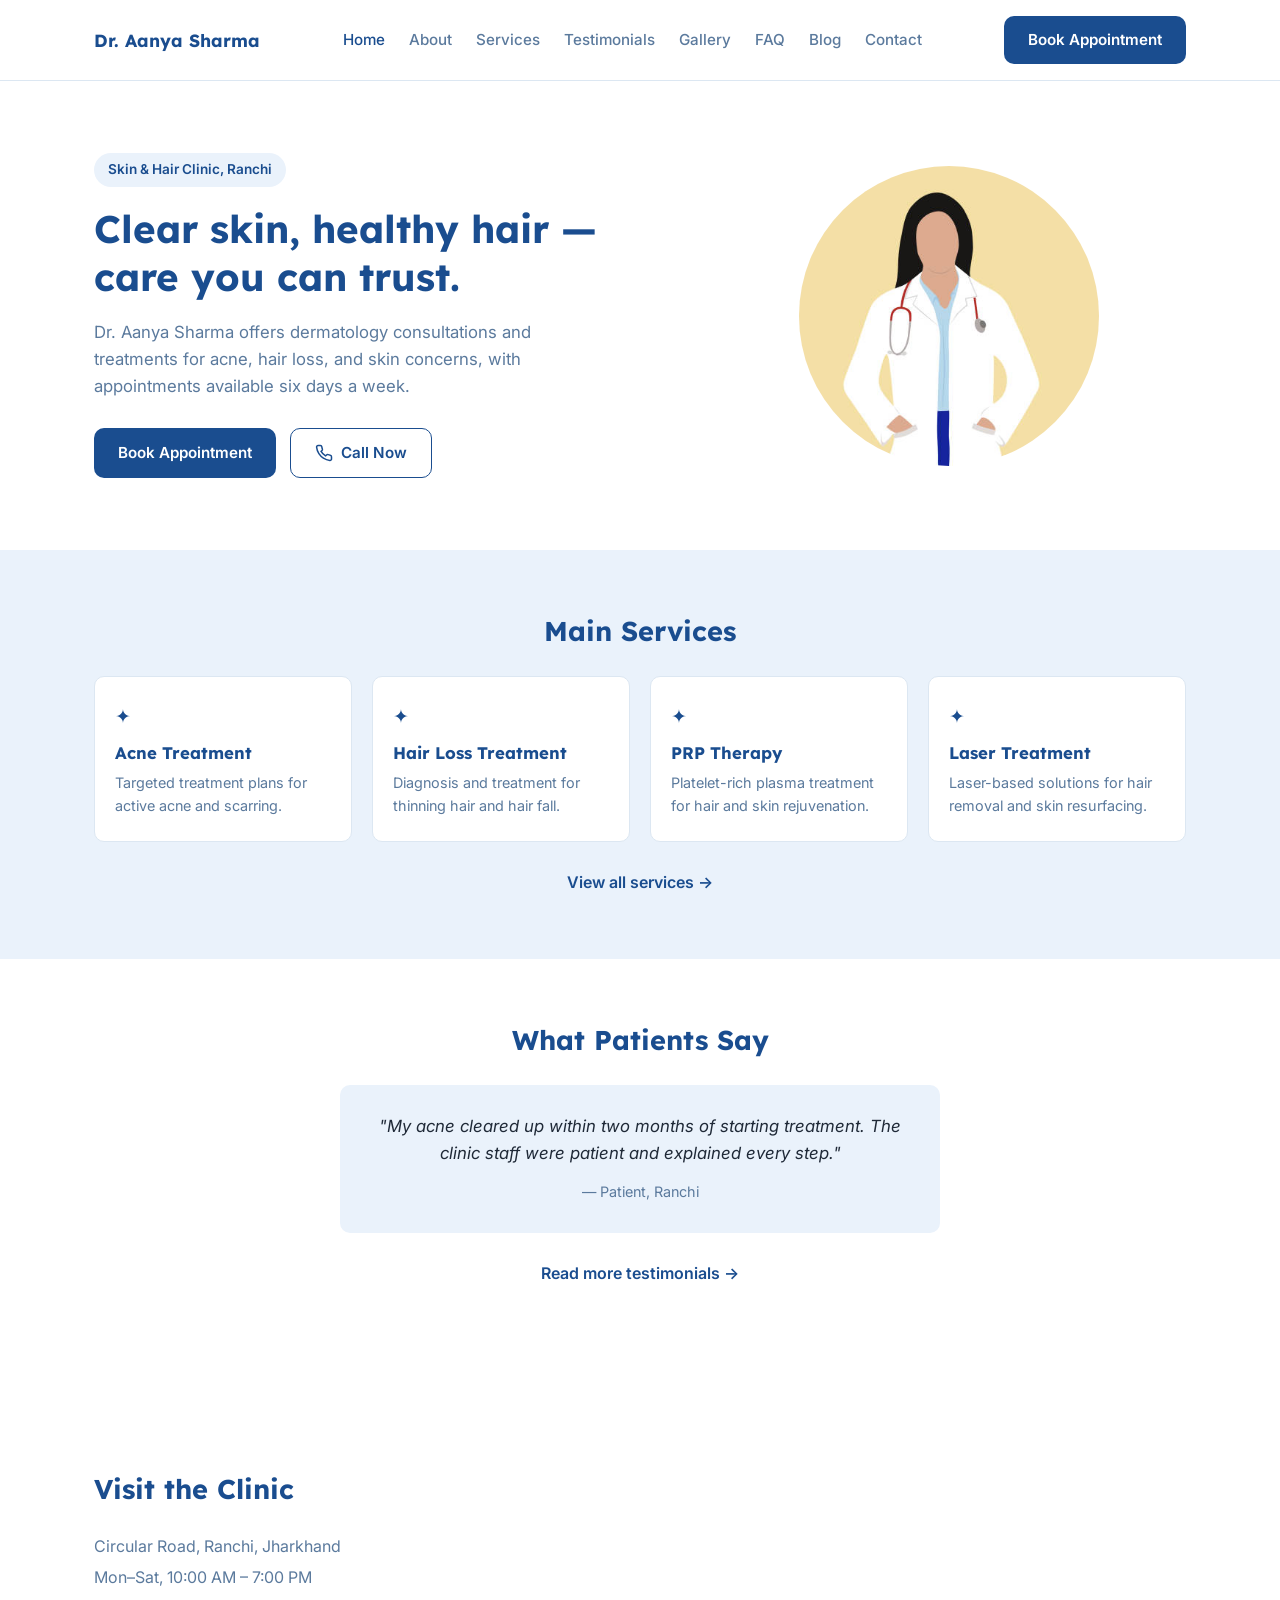
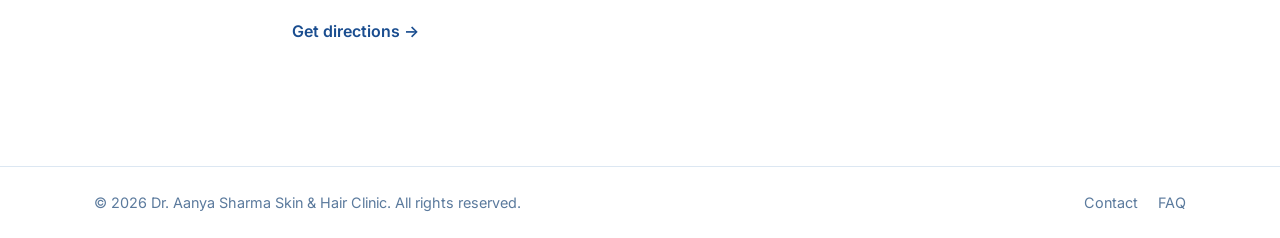
<file: index.html>
<!DOCTYPE html>
<html lang="en">
<head>
<meta charset="UTF-8">
<meta name="viewport" content="width=device-width, initial-scale=1.0">
<title>Dr. Aanya Sharma — Skin & Hair Clinic | Ranchi</title>
<link rel="preconnect" href="https://fonts.googleapis.com">
<link href="https://fonts.googleapis.com/css2?family=Lexend:wght@500;600;700&family=Inter:wght@400;500;600&display=swap" rel="stylesheet">
<link rel="stylesheet" href="style.css">
</head>
<body>

<header class="site-header">
  <div class="container header-inner">
    <a href="index.html" class="logo">Dr. Aanya Sharma</a>
    <button class="nav-toggle" aria-label="Toggle menu" aria-expanded="false">
      <span></span><span></span><span></span>
    </button>
    <nav class="nav">
      <a href="index.html" class="active">Home</a>
      <a href="about.html">About</a>
      <a href="services.html">Services</a>
      <a href="testimonials.html">Testimonials</a>
      <a href="gallery.html">Gallery</a>
      <a href="faq.html">FAQ</a>
      <a href="blog.html">Blog</a>
      <a href="contact.html">Contact</a>
      <a href="appointment.html" class="nav-mobile-book">Book Appointment</a>
    </nav>
    <a href="appointment.html" class="btn btn-primary nav-cta">Book Appointment</a>
  </div>
</header>

<section class="hero">
  <div class="container hero-inner">
    <div class="hero-text">
      <span class="eyebrow">Skin &amp; Hair Clinic, Ranchi</span>
      <h1>Clear skin, healthy hair —<br>care you can trust.</h1>
      <p class="hero-sub">Dr. Aanya Sharma offers dermatology consultations and treatments for acne, hair loss, and skin concerns, with appointments available six days a week.</p>
      <div class="hero-actions">
        <a href="appointment.html" class="btn btn-primary">Book Appointment</a>
        <a href="tel:+919999999999" class="btn btn-outline">
          <svg width="18" height="18" viewBox="0 0 24 24" fill="none" stroke="currentColor" stroke-width="2"><path d="M22 16.92v3a2 2 0 01-2.18 2 19.79 19.79 0 01-8.63-3.07 19.5 19.5 0 01-6-6 19.79 19.79 0 01-3.07-8.67A2 2 0 014.11 2h3a2 2 0 012 1.72c.127.96.361 1.903.7 2.81a2 2 0 01-.45 2.11L8.09 9.91a16 16 0 006 6l1.27-1.27a2 2 0 012.11-.45c.907.339 1.85.573 2.81.7A2 2 0 0122 16.92z"/></svg>
          Call Now
        </a>
      </div>
    </div>
    <div class="hero-visual">
      <img src="doctor-placeholder.jpg" alt="Dermatologist illustration" class="hero-photo">
    </div>
  </div>
</section>

<section class="services-preview">
  <div class="container">
    <h2>Main Services</h2>
    <div class="service-grid">
      <div class="service-card">
        <span class="service-icon">✦</span>
        <h3>Acne Treatment</h3>
        <p>Targeted treatment plans for active acne and scarring.</p>
      </div>
      <div class="service-card">
        <span class="service-icon">✦</span>
        <h3>Hair Loss Treatment</h3>
        <p>Diagnosis and treatment for thinning hair and hair fall.</p>
      </div>
      <div class="service-card">
        <span class="service-icon">✦</span>
        <h3>PRP Therapy</h3>
        <p>Platelet-rich plasma treatment for hair and skin rejuvenation.</p>
      </div>
      <div class="service-card">
        <span class="service-icon">✦</span>
        <h3>Laser Treatment</h3>
        <p>Laser-based solutions for hair removal and skin resurfacing.</p>
      </div>
    </div>
    <a href="services.html" class="link-arrow">View all services →</a>
  </div>
</section>

<section class="testimonials-preview">
  <div class="container">
    <h2>What Patients Say</h2>
    <div class="testimonial-card">
      <p>"My acne cleared up within two months of starting treatment. The clinic staff were patient and explained every step."</p>
      <span class="testimonial-author">— Patient, Ranchi</span>
    </div>
    <a href="testimonials.html" class="link-arrow">Read more testimonials →</a>
  </div>
</section>

<section class="location">
  <div class="container location-inner">
    <div>
      <h2>Visit the Clinic</h2>
      <p>Circular Road, Ranchi, Jharkhand</p>
      <p>Mon–Sat, 10:00 AM – 7:00 PM</p>
      <a href="contact.html" class="link-arrow">Get directions →</a>
    </div>
    <div class="map-embed">
      <iframe
        src="https://www.google.com/maps?q=Ranchi&output=embed"
        width="100%" height="280" style="border:0;" loading="lazy">
      </iframe>
    </div>
  </div>
</section>

<footer class="site-footer">
  <div class="container footer-inner">
    <p>&copy; 2026 Dr. Aanya Sharma Skin &amp; Hair Clinic. All rights reserved.</p>
    <div class="footer-links">
      <a href="contact.html">Contact</a>
      <a href="faq.html">FAQ</a>
    </div>
  </div>
</footer>

<script src="main.js"></script>
</body>
</html>
</file>
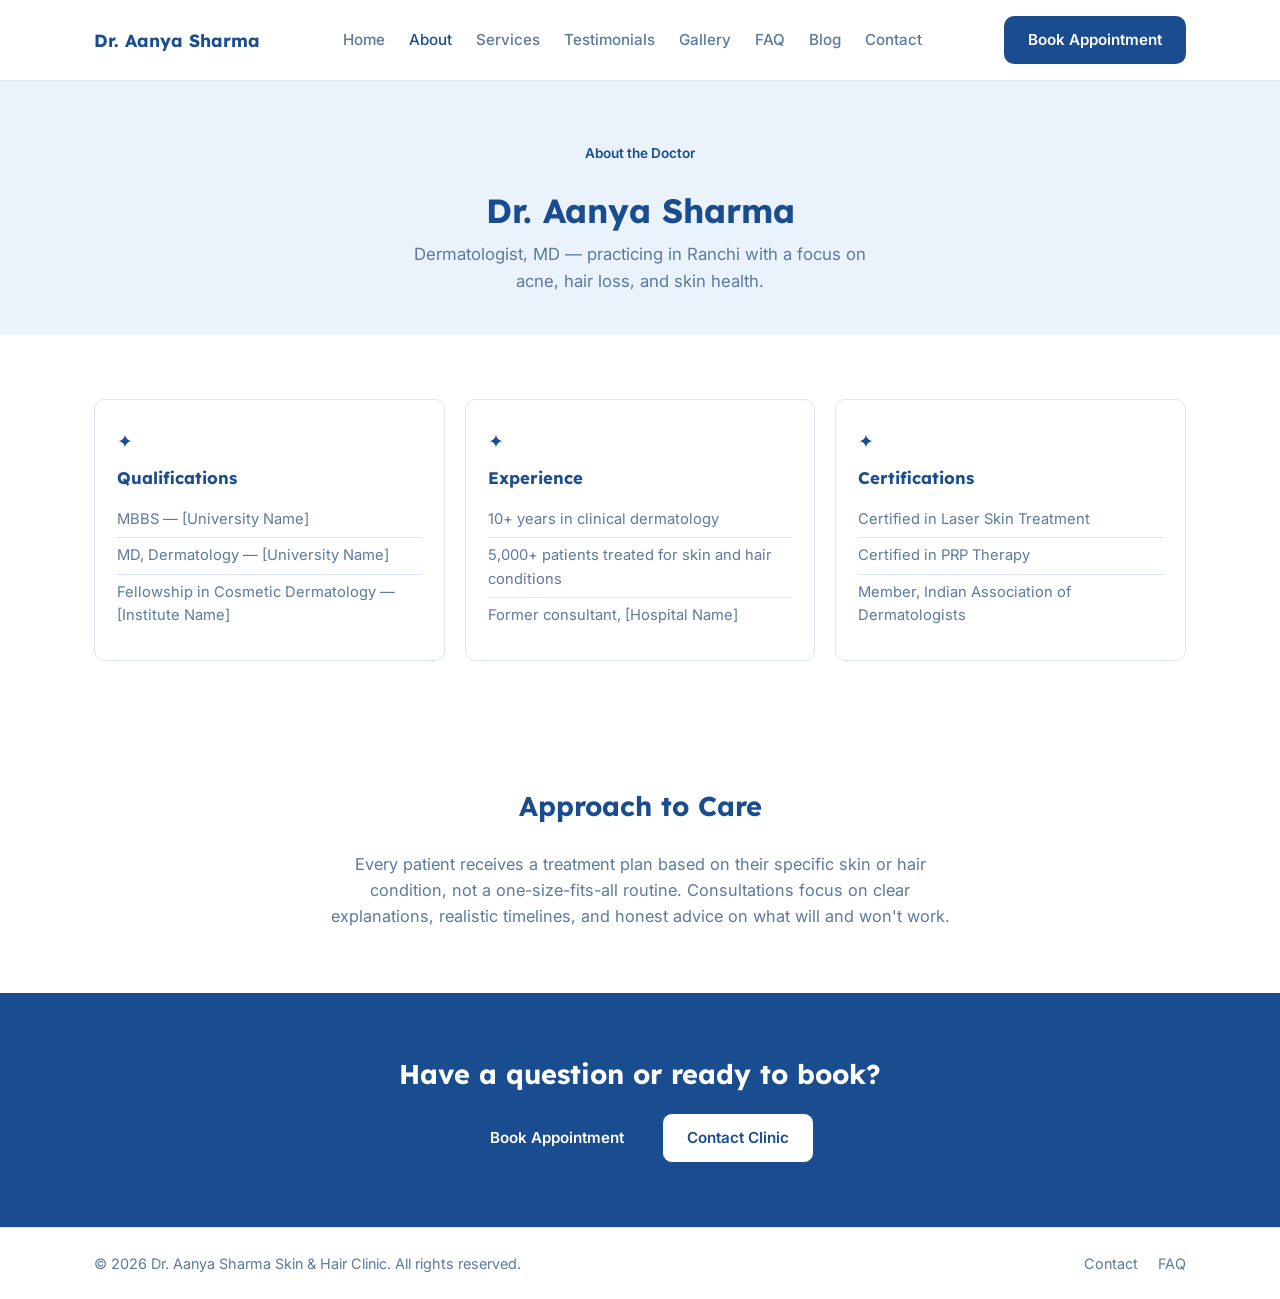
<file: about.html>
<!DOCTYPE html>
<html lang="en">
<head>
<meta charset="UTF-8">
<meta name="viewport" content="width=device-width, initial-scale=1.0">
<title>About Dr. Aanya Sharma | Skin & Hair Clinic, Ranchi</title>
<link rel="preconnect" href="https://fonts.googleapis.com">
<link href="https://fonts.googleapis.com/css2?family=Lexend:wght@500;600;700&family=Inter:wght@400;500;600&display=swap" rel="stylesheet">
<link rel="stylesheet" href="style.css">
</head>
<body>

<header class="site-header">
  <div class="container header-inner">
    <a href="index.html" class="logo">Dr. Aanya Sharma</a>
    <button class="nav-toggle" aria-label="Toggle menu" aria-expanded="false">
      <span></span><span></span><span></span>
    </button>
    <nav class="nav">
      <a href="index.html">Home</a>
      <a href="about.html" class="active">About</a>
      <a href="services.html">Services</a>
      <a href="testimonials.html">Testimonials</a>
      <a href="gallery.html">Gallery</a>
      <a href="faq.html">FAQ</a>
      <a href="blog.html">Blog</a>
      <a href="contact.html">Contact</a>
      <a href="appointment.html" class="nav-mobile-book">Book Appointment</a>
    </nav>
    <a href="appointment.html" class="btn btn-primary nav-cta">Book Appointment</a>
  </div>
</header>

<section class="page-hero">
  <div class="container">
    <span class="eyebrow">About the Doctor</span>
    <h1>Dr. Aanya Sharma</h1>
    <p class="hero-sub">Dermatologist, MD — practicing in Ranchi with a focus on acne, hair loss, and skin health.</p>
  </div>
</section>

<section class="about-grid">
  <div class="container about-grid-inner">

    <div class="about-card">
      <span class="service-icon">✦</span>
      <h3>Qualifications</h3>
      <ul class="plain-list">
        <li>MBBS — [University Name]</li>
        <li>MD, Dermatology — [University Name]</li>
        <li>Fellowship in Cosmetic Dermatology — [Institute Name]</li>
      </ul>
    </div>

    <div class="about-card">
      <span class="service-icon">✦</span>
      <h3>Experience</h3>
      <ul class="plain-list">
        <li>10+ years in clinical dermatology</li>
        <li>5,000+ patients treated for skin and hair conditions</li>
        <li>Former consultant, [Hospital Name]</li>
      </ul>
    </div>

    <div class="about-card">
      <span class="service-icon">✦</span>
      <h3>Certifications</h3>
      <ul class="plain-list">
        <li>Certified in Laser Skin Treatment</li>
        <li>Certified in PRP Therapy</li>
        <li>Member, Indian Association of Dermatologists</li>
      </ul>
    </div>

  </div>
</section>

<section class="about-statement">
  <div class="container">
    <h2>Approach to Care</h2>
    <p class="centered-text">Every patient receives a treatment plan based on their specific skin or hair condition, not a one-size-fits-all routine. Consultations focus on clear explanations, realistic timelines, and honest advice on what will and won't work.</p>
  </div>
</section>

<section class="cta-strip">
  <div class="container cta-strip-inner">
    <h2>Have a question or ready to book?</h2>
    <div class="hero-actions" style="justify-content:center;">
      <a href="appointment.html" class="btn btn-primary">Book Appointment</a>
      <a href="contact.html" class="btn btn-outline">Contact Clinic</a>
    </div>
  </div>
</section>

<footer class="site-footer">
  <div class="container footer-inner">
    <p>&copy; 2026 Dr. Aanya Sharma Skin &amp; Hair Clinic. All rights reserved.</p>
    <div class="footer-links">
      <a href="contact.html">Contact</a>
      <a href="faq.html">FAQ</a>
    </div>
  </div>
</footer>

<script src="main.js"></script>
</body>
</html>
</file>
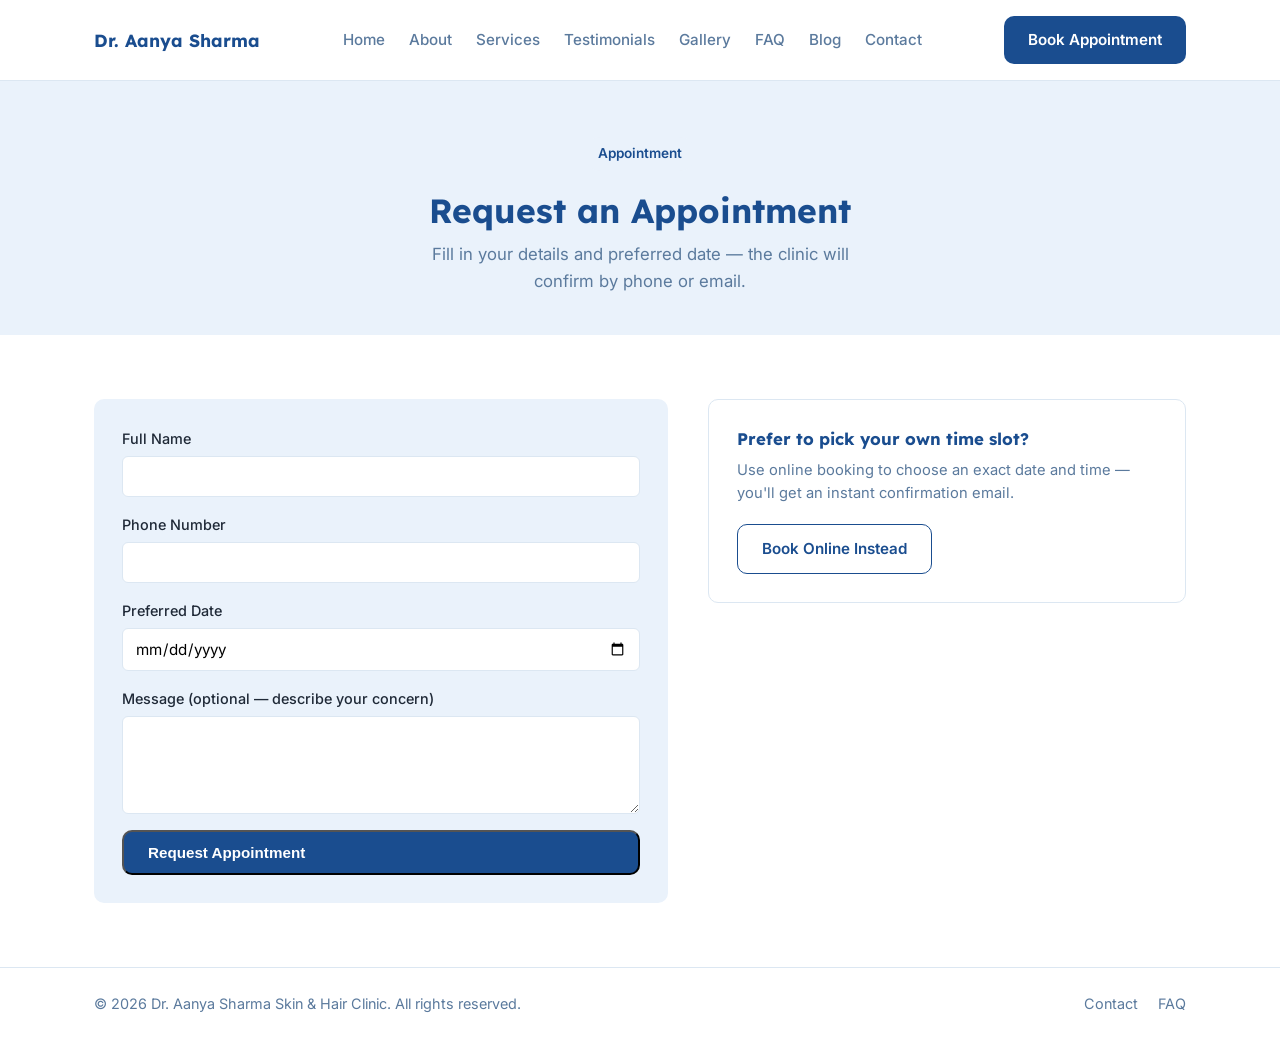
<file: appointment.html>
<!DOCTYPE html>
<html lang="en">
<head>
<meta charset="UTF-8">
<meta name="viewport" content="width=device-width, initial-scale=1.0">
<title>Book Appointment | Dr. Aanya Sharma Skin & Hair Clinic, Ranchi</title>
<link rel="preconnect" href="https://fonts.googleapis.com">
<link href="https://fonts.googleapis.com/css2?family=Lexend:wght@500;600;700&family=Inter:wght@400;500;600&display=swap" rel="stylesheet">
<link rel="stylesheet" href="style.css">
</head>
<body>

<header class="site-header">
  <div class="container header-inner">
    <a href="index.html" class="logo">Dr. Aanya Sharma</a>
    <button class="nav-toggle" aria-label="Toggle menu" aria-expanded="false">
      <span></span><span></span><span></span>
    </button>
    <nav class="nav">
      <a href="index.html">Home</a>
      <a href="about.html">About</a>
      <a href="services.html">Services</a>
      <a href="testimonials.html">Testimonials</a>
      <a href="gallery.html">Gallery</a>
      <a href="faq.html">FAQ</a>
      <a href="blog.html">Blog</a>
      <a href="contact.html">Contact</a>
      <a href="appointment.html" class="nav-mobile-book">Book Appointment</a>
    </nav>
    <a href="appointment.html" class="btn btn-primary nav-cta">Book Appointment</a>
  </div>
</header>

<section class="page-hero">
  <div class="container">
    <span class="eyebrow">Appointment</span>
    <h1>Request an Appointment</h1>
    <p class="hero-sub">Fill in your details and preferred date — the clinic will confirm by phone or email.</p>
  </div>
</section>

<section class="appointment-section">
  <div class="container appointment-wrap">
    <form action="https://formspree.io/f/YOUR_FORM_ID" method="POST" class="contact-form appointment-form">
      <label>Full Name
        <input type="text" name="name" required>
      </label>
      <label>Phone Number
        <input type="tel" name="phone" required>
      </label>
      <label>Preferred Date
        <input type="date" name="preferred_date" required>
      </label>
      <label>Message (optional — describe your concern)
        <textarea name="message" rows="4"></textarea>
      </label>
      <button type="submit" class="btn btn-primary">Request Appointment</button>
    </form>

    <div class="appointment-alt">
      <h3>Prefer to pick your own time slot?</h3>
      <p>Use online booking to choose an exact date and time — you'll get an instant confirmation email.</p>
      <a href="booking.html" class="btn btn-outline">Book Online Instead</a>
    </div>
  </div>
</section>

<footer class="site-footer">
  <div class="container footer-inner">
    <p>&copy; 2026 Dr. Aanya Sharma Skin &amp; Hair Clinic. All rights reserved.</p>
    <div class="footer-links">
      <a href="contact.html">Contact</a>
      <a href="faq.html">FAQ</a>
    </div>
  </div>
</footer>

<script src="main.js"></script>
</body>
</html>
</file>
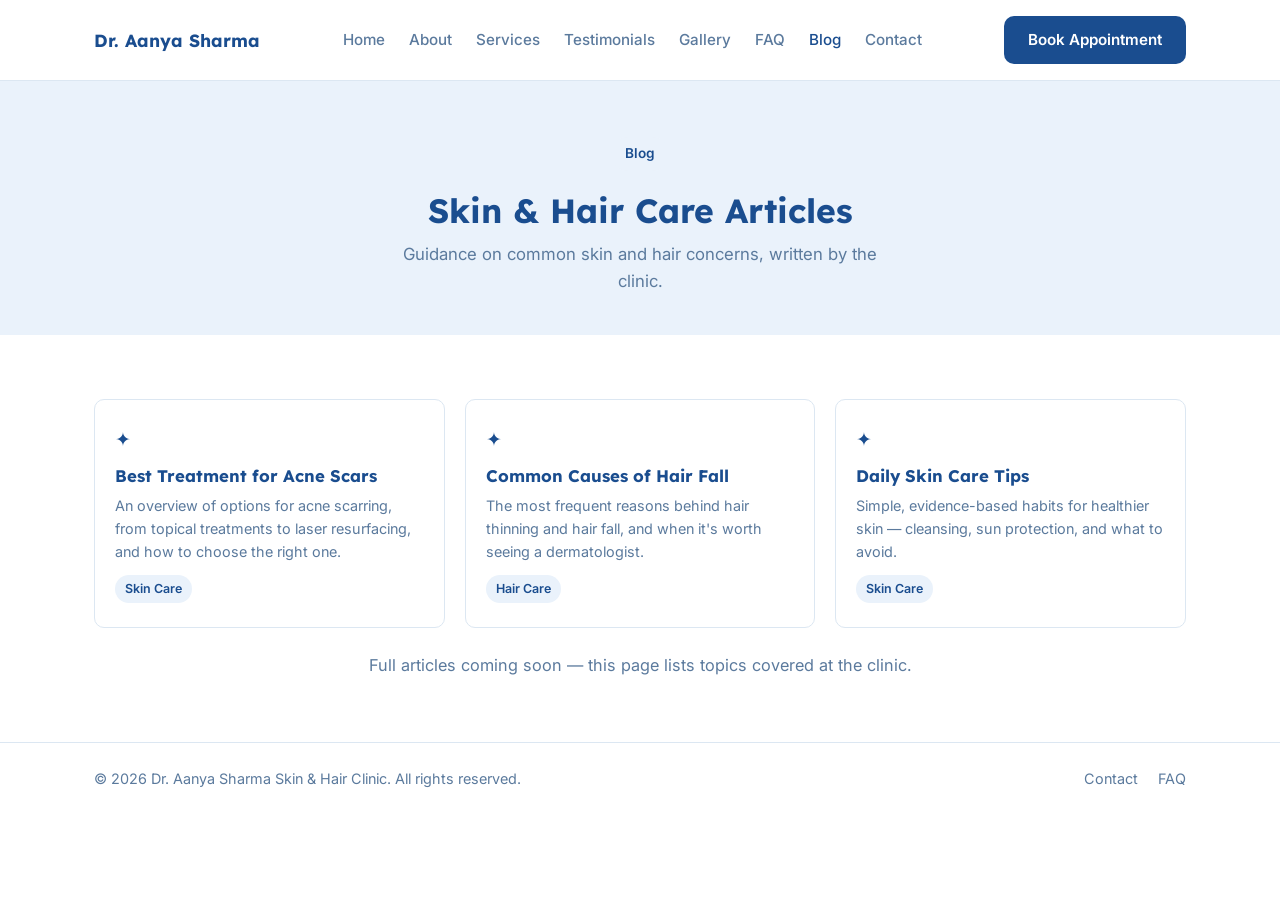
<file: blog.html>
<!DOCTYPE html>
<html lang="en">
<head>
<meta charset="UTF-8">
<meta name="viewport" content="width=device-width, initial-scale=1.0">
<title>Blog | Dr. Aanya Sharma Skin & Hair Clinic, Ranchi</title>
<link rel="preconnect" href="https://fonts.googleapis.com">
<link href="https://fonts.googleapis.com/css2?family=Lexend:wght@500;600;700&family=Inter:wght@400;500;600&display=swap" rel="stylesheet">
<link rel="stylesheet" href="style.css">
</head>
<body>

<header class="site-header">
  <div class="container header-inner">
    <a href="index.html" class="logo">Dr. Aanya Sharma</a>
    <button class="nav-toggle" aria-label="Toggle menu" aria-expanded="false">
      <span></span><span></span><span></span>
    </button>
    <nav class="nav">
      <a href="index.html">Home</a>
      <a href="about.html">About</a>
      <a href="services.html">Services</a>
      <a href="testimonials.html">Testimonials</a>
      <a href="gallery.html">Gallery</a>
      <a href="faq.html">FAQ</a>
      <a href="blog.html" class="active">Blog</a>
      <a href="contact.html">Contact</a>
    </nav>
    <a href="appointment.html" class="btn btn-primary nav-cta">Book Appointment</a>
  </div>
</header>

<section class="page-hero">
  <div class="container">
    <span class="eyebrow">Blog</span>
    <h1>Skin & Hair Care Articles</h1>
    <p class="hero-sub">Guidance on common skin and hair concerns, written by the clinic.</p>
  </div>
</section>

<section class="blog-section">
  <div class="container blog-grid">

    <div class="blog-card">
      <span class="service-icon">✦</span>
      <h3>Best Treatment for Acne Scars</h3>
      <p>An overview of options for acne scarring, from topical treatments to laser resurfacing, and how to choose the right one.</p>
      <span class="blog-meta">Skin Care</span>
    </div>

    <div class="blog-card">
      <span class="service-icon">✦</span>
      <h3>Common Causes of Hair Fall</h3>
      <p>The most frequent reasons behind hair thinning and hair fall, and when it's worth seeing a dermatologist.</p>
      <span class="blog-meta">Hair Care</span>
    </div>

    <div class="blog-card">
      <span class="service-icon">✦</span>
      <h3>Daily Skin Care Tips</h3>
      <p>Simple, evidence-based habits for healthier skin — cleansing, sun protection, and what to avoid.</p>
      <span class="blog-meta">Skin Care</span>
    </div>

  </div>
  <p class="centered-text" style="margin-top:24px;">Full articles coming soon — this page lists topics covered at the clinic.</p>
</section>

<footer class="site-footer">
  <div class="container footer-inner">
    <p>&copy; 2026 Dr. Aanya Sharma Skin &amp; Hair Clinic. All rights reserved.</p>
    <div class="footer-links">
      <a href="contact.html">Contact</a>
      <a href="faq.html">FAQ</a>
    </div>
  </div>
</footer>

<script src="main.js"></script>
</body>
</html>
</file>
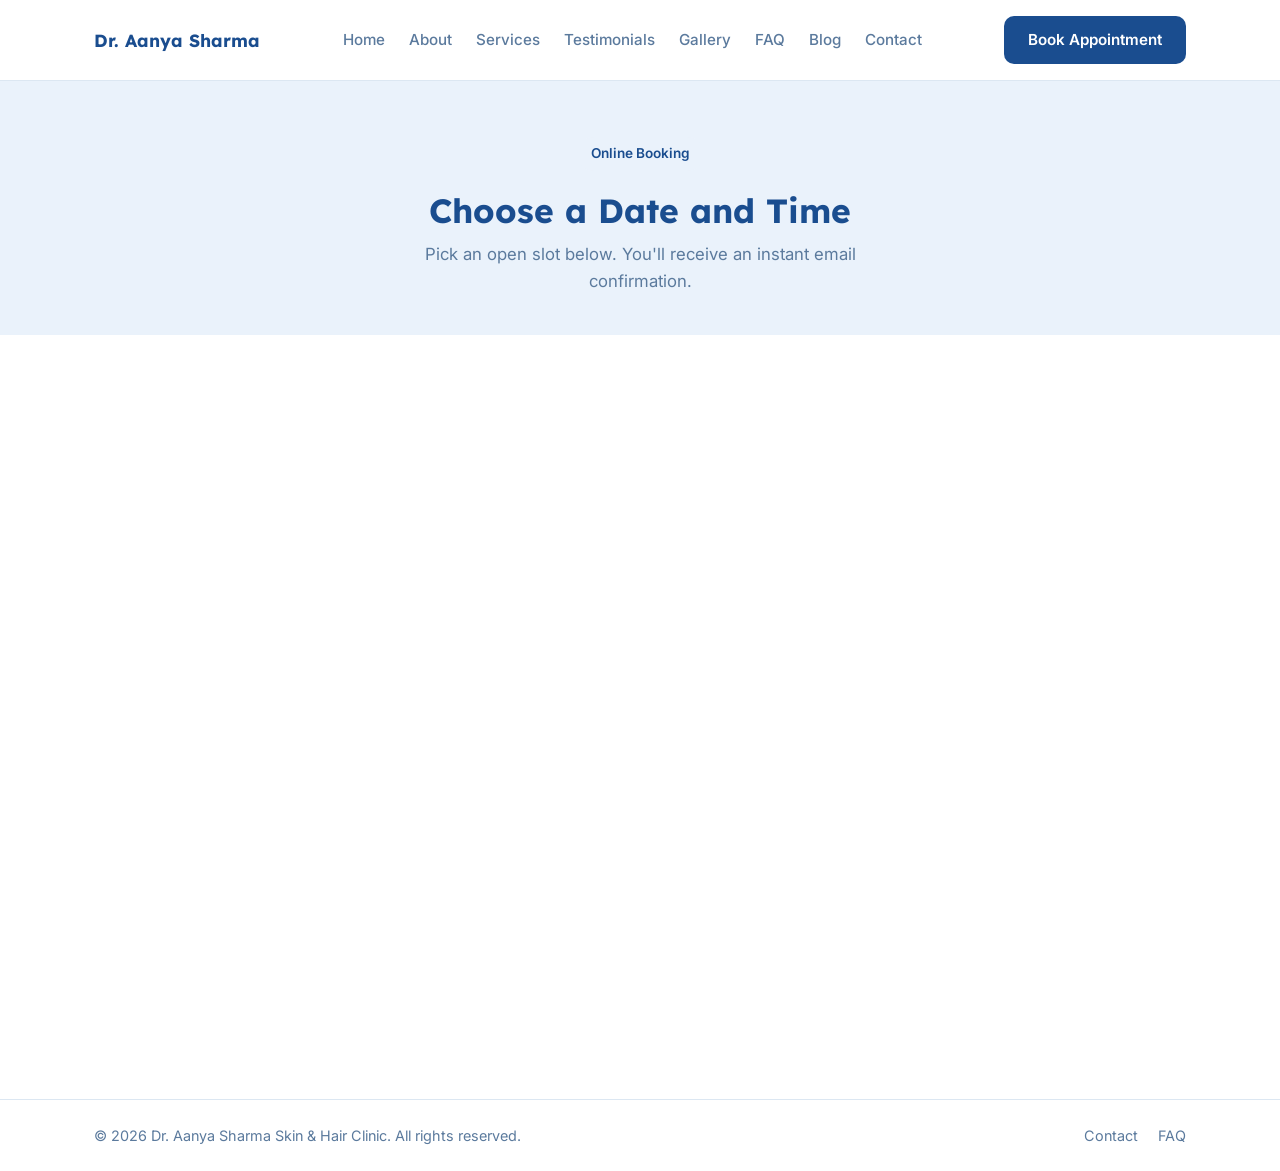
<file: booking.html>
<!DOCTYPE html>
<html lang="en">
<head>
<meta charset="UTF-8">
<meta name="viewport" content="width=device-width, initial-scale=1.0">
<title>Online Booking | Dr. Aanya Sharma Skin & Hair Clinic, Ranchi</title>
<link rel="preconnect" href="https://fonts.googleapis.com">
<link href="https://fonts.googleapis.com/css2?family=Lexend:wght@500;600;700&family=Inter:wght@400;500;600&display=swap" rel="stylesheet">
<link rel="stylesheet" href="style.css">
<!-- Calendly widget CSS -->
<link href="https://assets.calendly.com/assets/external/widget.css" rel="stylesheet">
</head>
<body>

<header class="site-header">
  <div class="container header-inner">
    <a href="index.html" class="logo">Dr. Aanya Sharma</a>
    <button class="nav-toggle" aria-label="Toggle menu" aria-expanded="false">
      <span></span><span></span><span></span>
    </button>
    <nav class="nav">
      <a href="index.html">Home</a>
      <a href="about.html">About</a>
      <a href="services.html">Services</a>
      <a href="testimonials.html">Testimonials</a>
      <a href="gallery.html">Gallery</a>
      <a href="faq.html">FAQ</a>
      <a href="blog.html">Blog</a>
      <a href="contact.html">Contact</a>
      <a href="appointment.html" class="nav-mobile-book">Book Appointment</a>
    </nav>
    <a href="appointment.html" class="btn btn-primary nav-cta">Book Appointment</a>
  </div>
</header>

<section class="page-hero">
  <div class="container">
    <span class="eyebrow">Online Booking</span>
    <h1>Choose a Date and Time</h1>
    <p class="hero-sub">Pick an open slot below. You'll receive an instant email confirmation.</p>
  </div>
</section>

<section class="booking-section">
  <div class="container">
    <!-- Calendly inline widget -->
    <div class="calendly-inline-widget" data-url="https://calendly.com/YOUR_CALENDLY_USERNAME" style="min-width:320px;height:700px;"></div>
    <script src="https://assets.calendly.com/assets/external/widget.js" async></script>
  </div>
</section>

<footer class="site-footer">
  <div class="container footer-inner">
    <p>&copy; 2026 Dr. Aanya Sharma Skin &amp; Hair Clinic. All rights reserved.</p>
    <div class="footer-links">
      <a href="contact.html">Contact</a>
      <a href="faq.html">FAQ</a>
    </div>
  </div>
</footer>

<script src="main.js"></script>
</body>
</html>
</file>
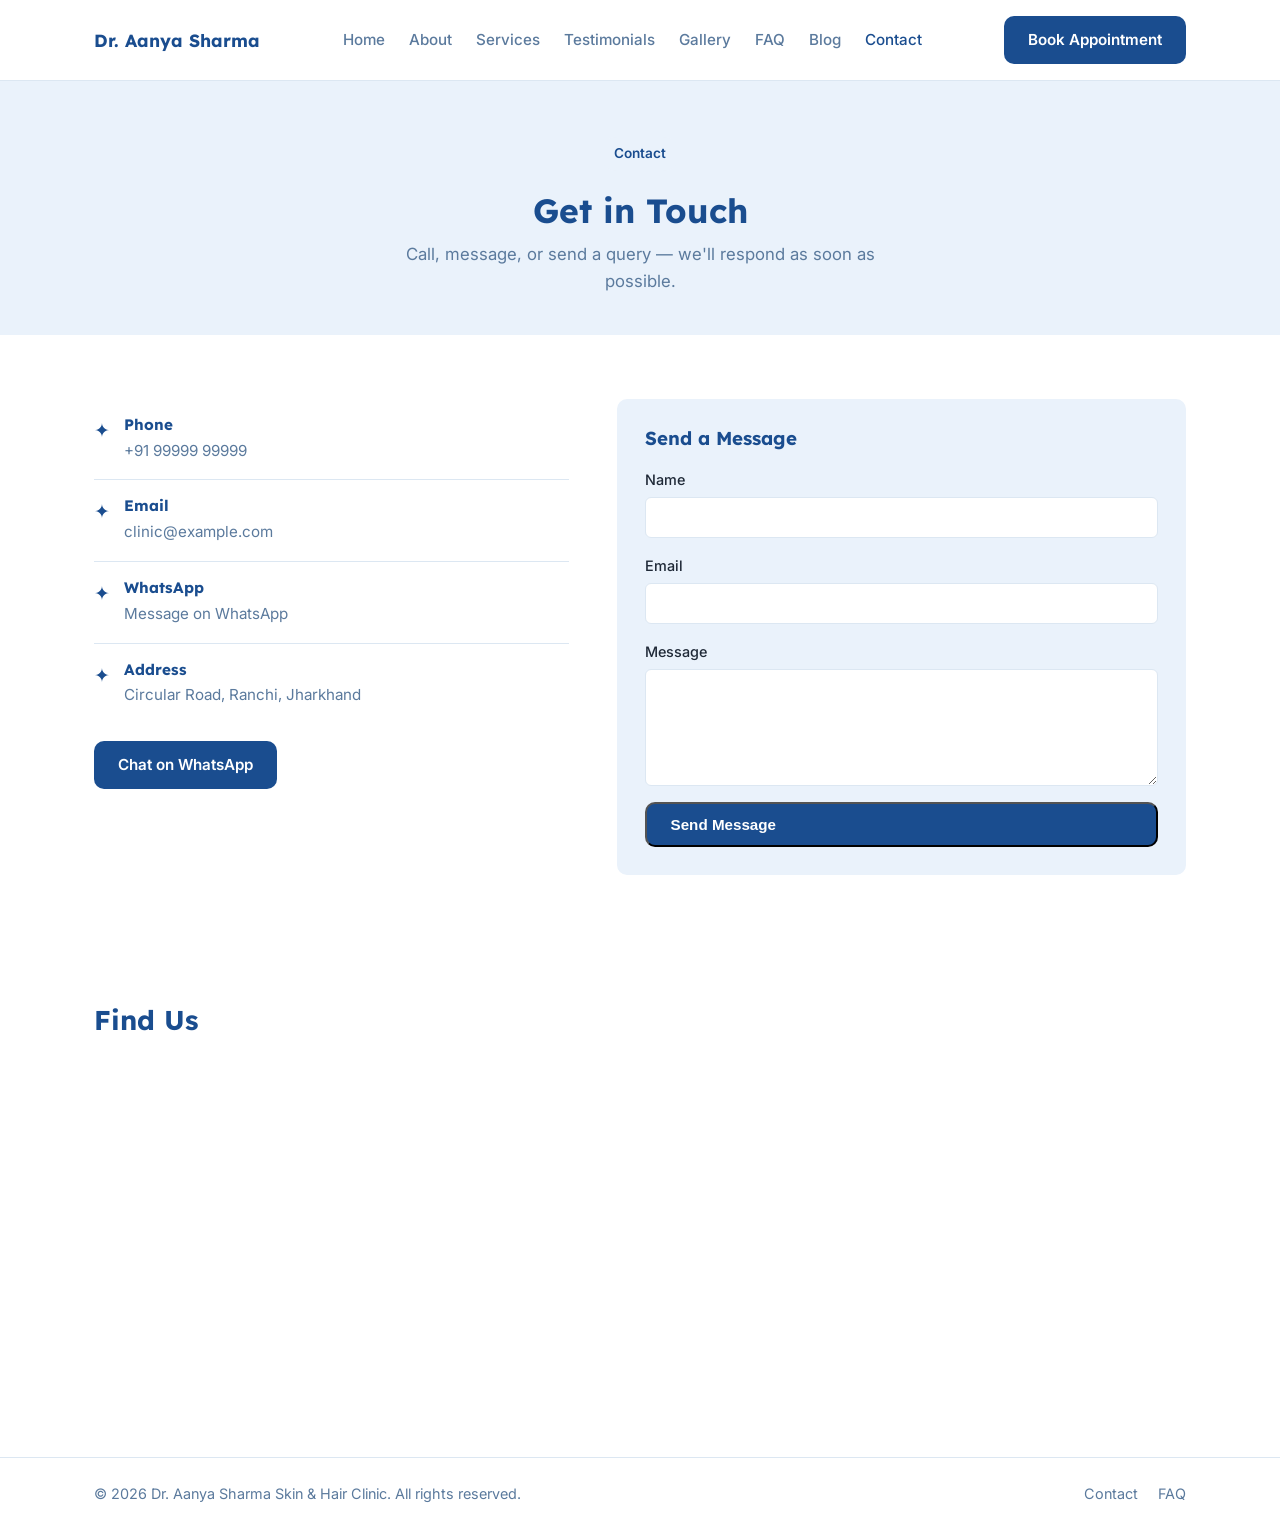
<file: contact.html>
<!DOCTYPE html>
<html lang="en">
<head>
<meta charset="UTF-8">
<meta name="viewport" content="width=device-width, initial-scale=1.0">
<title>Contact | Dr. Aanya Sharma Skin & Hair Clinic, Ranchi</title>
<link rel="preconnect" href="https://fonts.googleapis.com">
<link href="https://fonts.googleapis.com/css2?family=Lexend:wght@500;600;700&family=Inter:wght@400;500;600&display=swap" rel="stylesheet">
<link rel="stylesheet" href="style.css">
</head>
<body>

<header class="site-header">
  <div class="container header-inner">
    <a href="index.html" class="logo">Dr. Aanya Sharma</a>
    <button class="nav-toggle" aria-label="Toggle menu" aria-expanded="false">
      <span></span><span></span><span></span>
    </button>
    <nav class="nav">
      <a href="index.html">Home</a>
      <a href="about.html">About</a>
      <a href="services.html">Services</a>
      <a href="testimonials.html">Testimonials</a>
      <a href="gallery.html">Gallery</a>
      <a href="faq.html">FAQ</a>
      <a href="blog.html">Blog</a>
      <a href="contact.html" class="active">Contact</a>
      <a href="appointment.html" class="nav-mobile-book">Book Appointment</a>
    </nav>
    <a href="appointment.html" class="btn btn-primary nav-cta">Book Appointment</a>
  </div>
</header>

<section class="page-hero">
  <div class="container">
    <span class="eyebrow">Contact</span>
    <h1>Get in Touch</h1>
    <p class="hero-sub">Call, message, or send a query — we'll respond as soon as possible.</p>
  </div>
</section>

<section class="contact-section">
  <div class="container contact-grid">

    <div class="contact-info">
      <div class="contact-row">
        <span class="service-icon">✦</span>
        <div>
          <h3>Phone</h3>
          <a href="tel:+919999999999">+91 99999 99999</a>
        </div>
      </div>

      <div class="contact-row">
        <span class="service-icon">✦</span>
        <div>
          <h3>Email</h3>
          <a href="mailto:clinic@example.com">clinic@example.com</a>
        </div>
      </div>

      <div class="contact-row">
        <span class="service-icon">✦</span>
        <div>
          <h3>WhatsApp</h3>
          <a href="https://wa.me/919999999999" target="_blank" rel="noopener">Message on WhatsApp</a>
        </div>
      </div>

      <div class="contact-row">
        <span class="service-icon">✦</span>
        <div>
          <h3>Address</h3>
          <p>Circular Road, Ranchi, Jharkhand</p>
        </div>
      </div>

      <a href="https://wa.me/919999999999" target="_blank" rel="noopener" class="btn btn-primary" style="margin-top:18px;">Chat on WhatsApp</a>
    </div>

    <div class="contact-form-wrap">
      <h3>Send a Message</h3>
      <form action="https://formspree.io/f/YOUR_FORM_ID" method="POST" class="contact-form">
        <label>Name
          <input type="text" name="name" required>
        </label>
        <label>Email
          <input type="email" name="email" required>
        </label>
        <label>Message
          <textarea name="message" rows="5" required></textarea>
        </label>
        <button type="submit" class="btn btn-primary">Send Message</button>
      </form>
    </div>

  </div>
</section>

<section class="location">
  <div class="container">
    <h2>Find Us</h2>
    <div class="map-embed">
      <iframe
        src="https://www.google.com/maps?q=Ranchi&output=embed"
        width="100%" height="320" style="border:0;" loading="lazy">
      </iframe>
    </div>
  </div>
</section>

<footer class="site-footer">
  <div class="container footer-inner">
    <p>&copy; 2026 Dr. Aanya Sharma Skin &amp; Hair Clinic. All rights reserved.</p>
    <div class="footer-links">
      <a href="contact.html">Contact</a>
      <a href="faq.html">FAQ</a>
    </div>
  </div>
</footer>

<script src="main.js"></script>
</body>
</html>
</file>
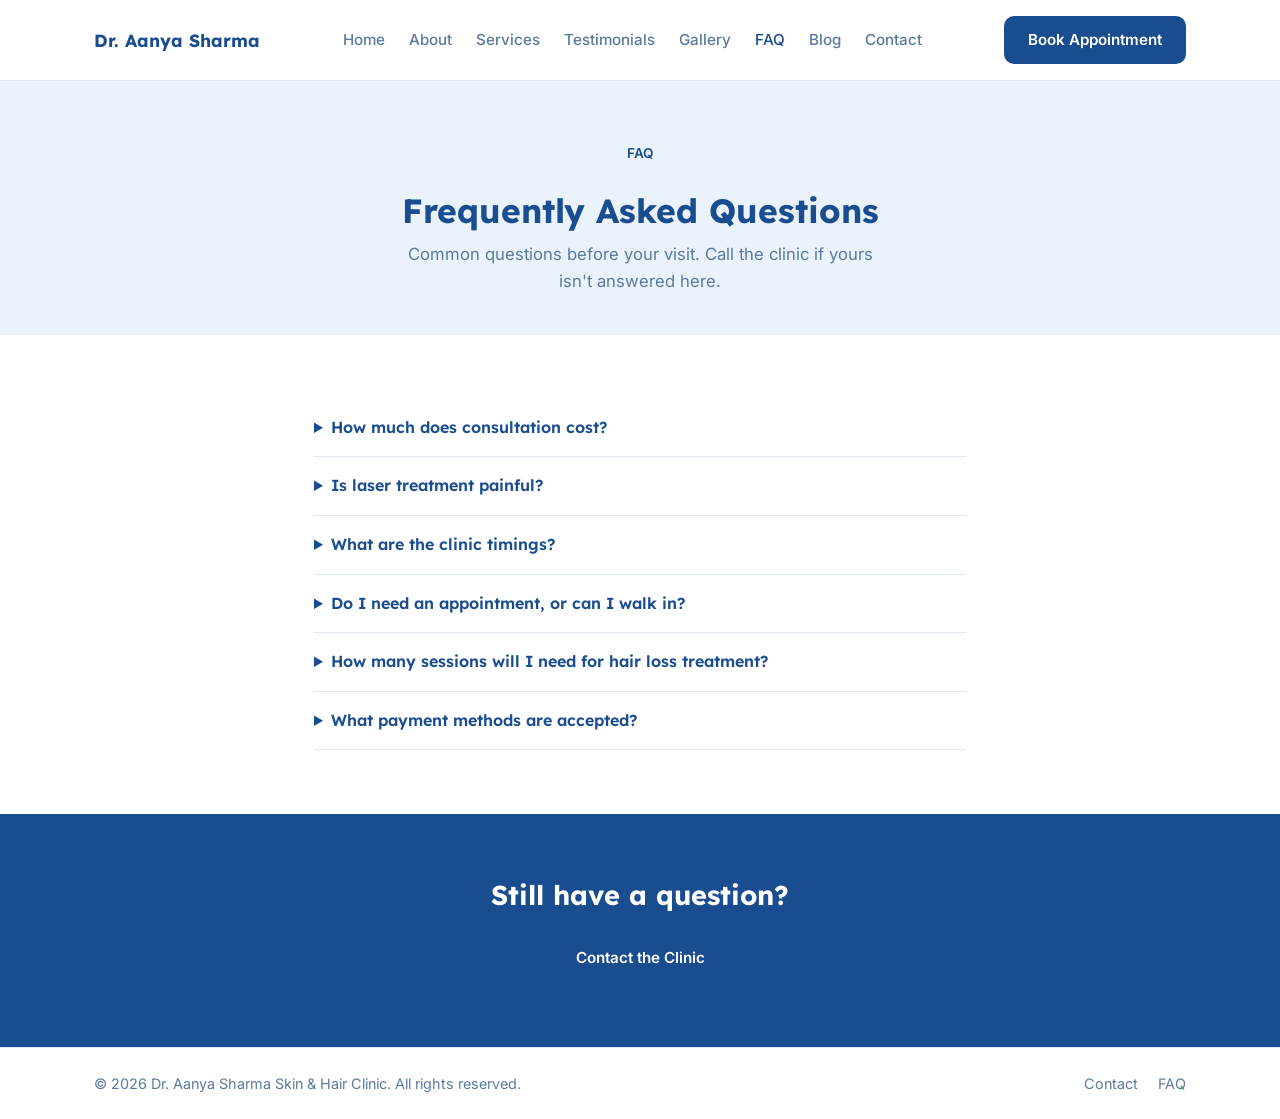
<file: faq.html>
<!DOCTYPE html>
<html lang="en">
<head>
<meta charset="UTF-8">
<meta name="viewport" content="width=device-width, initial-scale=1.0">
<title>FAQ | Dr. Aanya Sharma Skin & Hair Clinic, Ranchi</title>
<link rel="preconnect" href="https://fonts.googleapis.com">
<link href="https://fonts.googleapis.com/css2?family=Lexend:wght@500;600;700&family=Inter:wght@400;500;600&display=swap" rel="stylesheet">
<link rel="stylesheet" href="style.css">
</head>
<body>

<header class="site-header">
  <div class="container header-inner">
    <a href="index.html" class="logo">Dr. Aanya Sharma</a>
    <button class="nav-toggle" aria-label="Toggle menu" aria-expanded="false">
      <span></span><span></span><span></span>
    </button>
    <nav class="nav">
      <a href="index.html">Home</a>
      <a href="about.html">About</a>
      <a href="services.html">Services</a>
      <a href="testimonials.html">Testimonials</a>
      <a href="gallery.html">Gallery</a>
      <a href="faq.html" class="active">FAQ</a>
      <a href="blog.html">Blog</a>
      <a href="contact.html">Contact</a>
    </nav>
    <a href="appointment.html" class="btn btn-primary nav-cta">Book Appointment</a>
  </div>
</header>

<section class="page-hero">
  <div class="container">
    <span class="eyebrow">FAQ</span>
    <h1>Frequently Asked Questions</h1>
    <p class="hero-sub">Common questions before your visit. Call the clinic if yours isn't answered here.</p>
  </div>
</section>

<section class="faq-section">
  <div class="container faq-list">

    <details class="faq-item">
      <summary>How much does consultation cost?</summary>
      <p>Consultation fees vary by treatment type. Call the clinic or message on WhatsApp for current pricing.</p>
    </details>

    <details class="faq-item">
      <summary>Is laser treatment painful?</summary>
      <p>Most patients describe a mild warming or tingling sensation. Numbing cream is available for sensitive areas.</p>
    </details>

    <details class="faq-item">
      <summary>What are the clinic timings?</summary>
      <p>The clinic is open Monday to Saturday, 10:00 AM to 7:00 PM. Closed on Sundays.</p>
    </details>

    <details class="faq-item">
      <summary>Do I need an appointment, or can I walk in?</summary>
      <p>Appointments are recommended to avoid wait times. Walk-ins are accommodated based on availability.</p>
    </details>

    <details class="faq-item">
      <summary>How many sessions will I need for hair loss treatment?</summary>
      <p>This depends on the cause and severity of hair loss. The doctor will outline a session plan after your first consultation.</p>
    </details>

    <details class="faq-item">
      <summary>What payment methods are accepted?</summary>
      <p>Cash, UPI, and card payments are accepted at the clinic.</p>
    </details>

  </div>
</section>

<section class="cta-strip">
  <div class="container cta-strip-inner">
    <h2>Still have a question?</h2>
    <div class="hero-actions" style="justify-content:center;">
      <a href="contact.html" class="btn btn-primary">Contact the Clinic</a>
    </div>
  </div>
</section>

<footer class="site-footer">
  <div class="container footer-inner">
    <p>&copy; 2026 Dr. Aanya Sharma Skin &amp; Hair Clinic. All rights reserved.</p>
    <div class="footer-links">
      <a href="contact.html">Contact</a>
      <a href="faq.html">FAQ</a>
    </div>
  </div>
</footer>

<script src="main.js"></script>
</body>
</html>
</file>
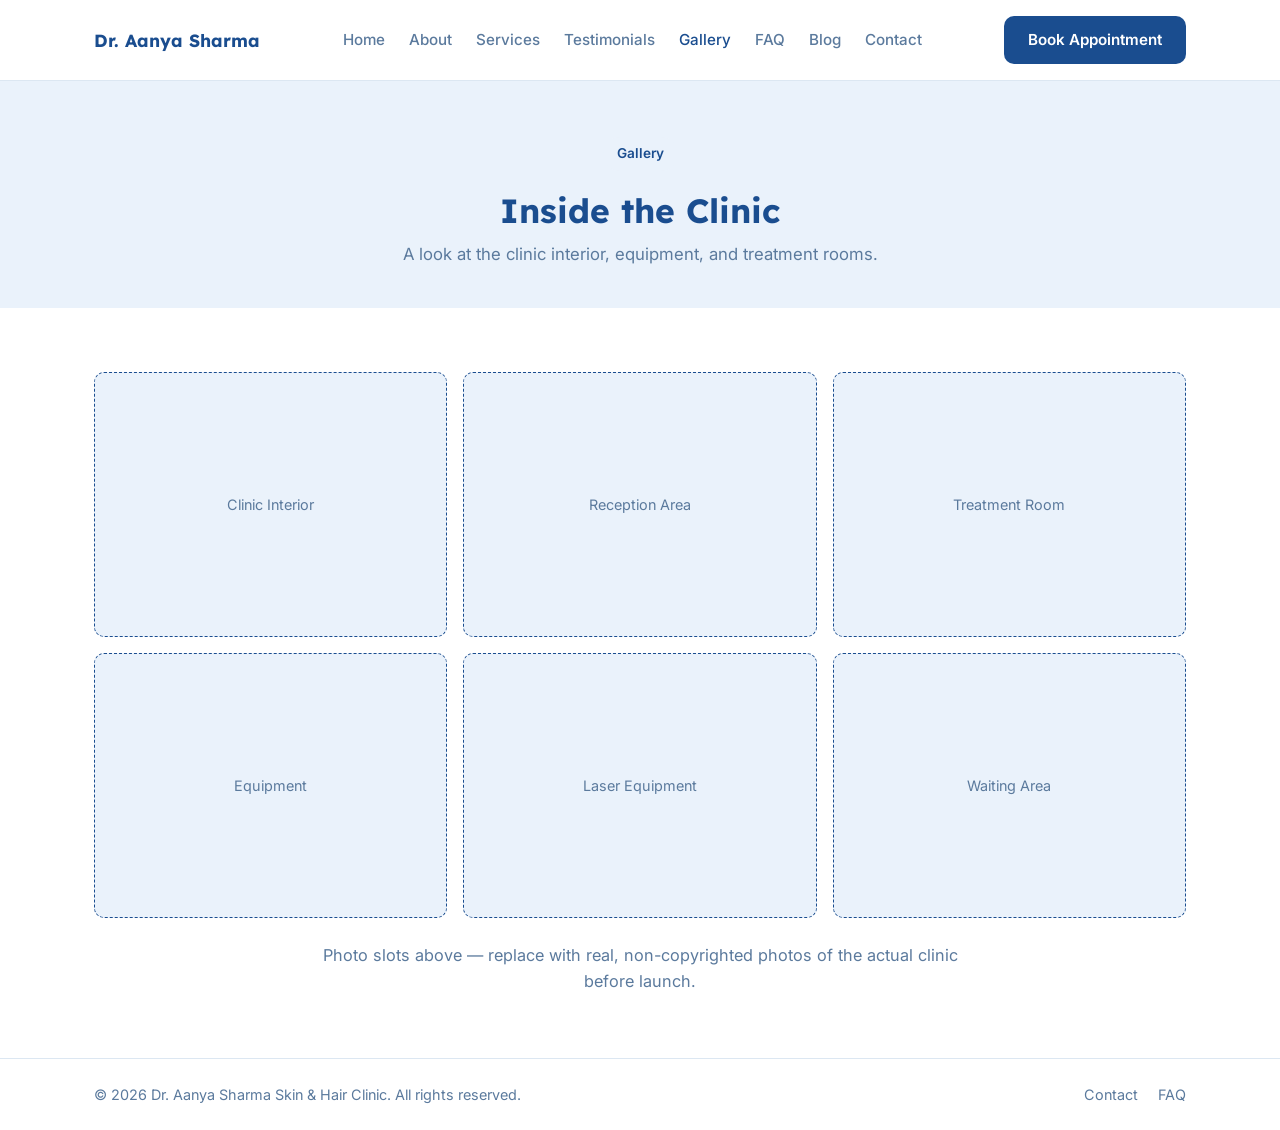
<file: gallery.html>
<!DOCTYPE html>
<html lang="en">
<head>
<meta charset="UTF-8">
<meta name="viewport" content="width=device-width, initial-scale=1.0">
<title>Gallery | Dr. Aanya Sharma Skin & Hair Clinic, Ranchi</title>
<link rel="preconnect" href="https://fonts.googleapis.com">
<link href="https://fonts.googleapis.com/css2?family=Lexend:wght@500;600;700&family=Inter:wght@400;500;600&display=swap" rel="stylesheet">
<link rel="stylesheet" href="style.css">
</head>
<body>

<header class="site-header">
  <div class="container header-inner">
    <a href="index.html" class="logo">Dr. Aanya Sharma</a>
    <button class="nav-toggle" aria-label="Toggle menu" aria-expanded="false">
      <span></span><span></span><span></span>
    </button>
    <nav class="nav">
      <a href="index.html">Home</a>
      <a href="about.html">About</a>
      <a href="services.html">Services</a>
      <a href="testimonials.html">Testimonials</a>
      <a href="gallery.html" class="active">Gallery</a>
      <a href="faq.html">FAQ</a>
      <a href="blog.html">Blog</a>
      <a href="contact.html">Contact</a>
    </nav>
    <a href="appointment.html" class="btn btn-primary nav-cta">Book Appointment</a>
  </div>
</header>

<section class="page-hero">
  <div class="container">
    <span class="eyebrow">Gallery</span>
    <h1>Inside the Clinic</h1>
    <p class="hero-sub">A look at the clinic interior, equipment, and treatment rooms.</p>
  </div>
</section>

<section class="gallery-section">
  <div class="container gallery-grid">
    <div class="gallery-slot"><span>Clinic Interior</span></div>
    <div class="gallery-slot"><span>Reception Area</span></div>
    <div class="gallery-slot"><span>Treatment Room</span></div>
    <div class="gallery-slot"><span>Equipment</span></div>
    <div class="gallery-slot"><span>Laser Equipment</span></div>
    <div class="gallery-slot"><span>Waiting Area</span></div>
  </div>
  <p class="centered-text" style="margin-top:24px;">Photo slots above — replace with real, non-copyrighted photos of the actual clinic before launch.</p>
</section>

<footer class="site-footer">
  <div class="container footer-inner">
    <p>&copy; 2026 Dr. Aanya Sharma Skin &amp; Hair Clinic. All rights reserved.</p>
    <div class="footer-links">
      <a href="contact.html">Contact</a>
      <a href="faq.html">FAQ</a>
    </div>
  </div>
</footer>

<script src="main.js"></script>
</body>
</html>
</file>
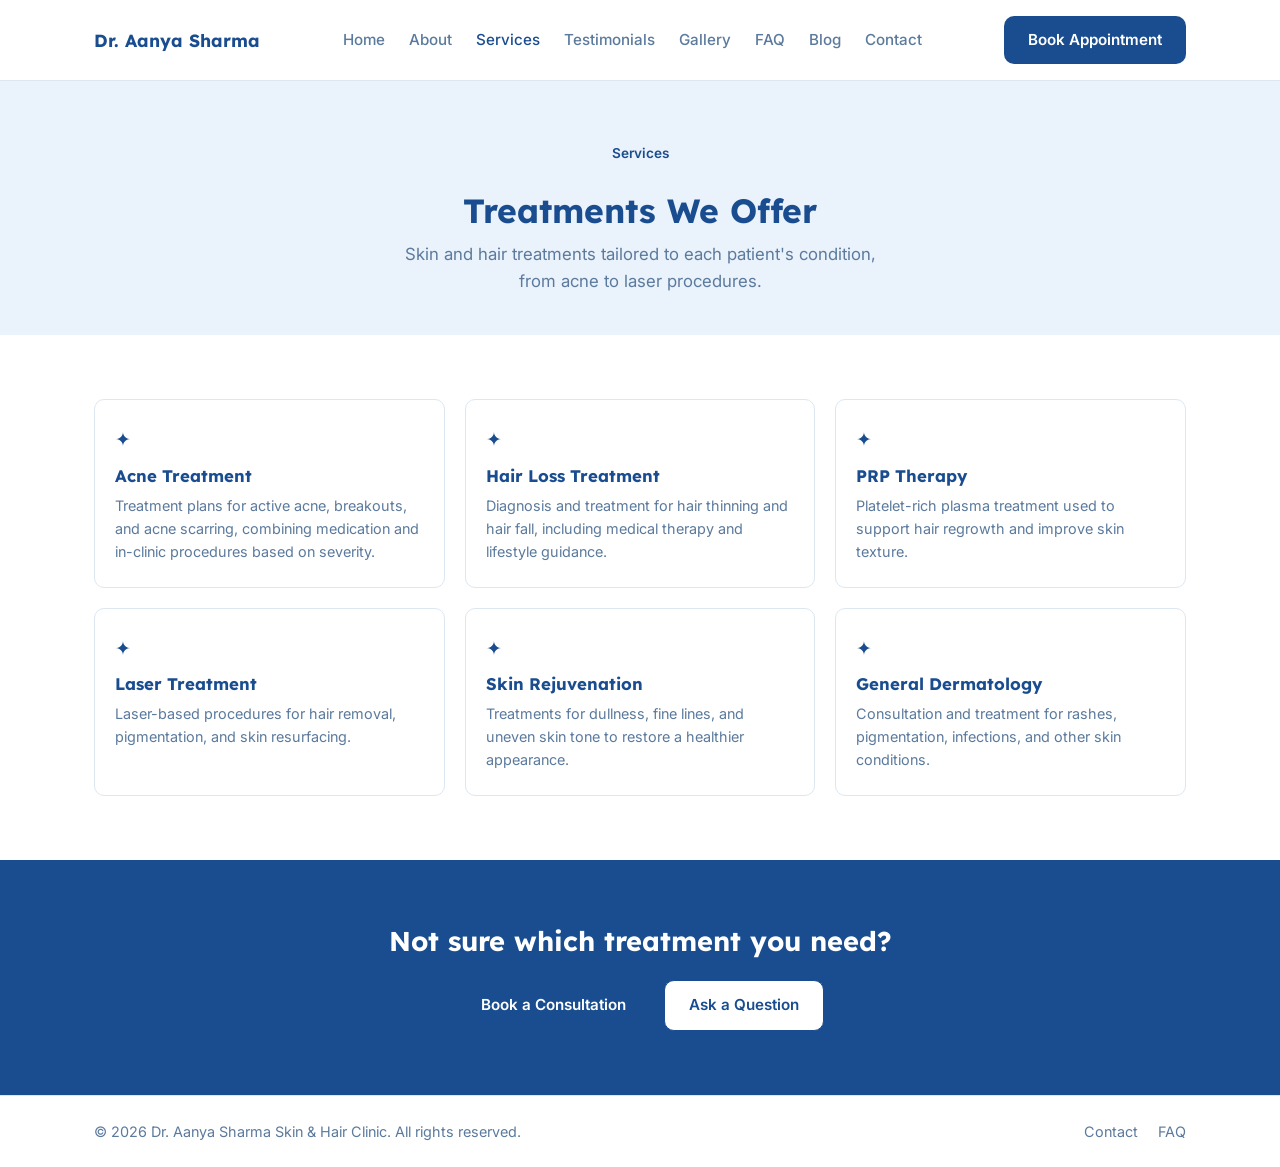
<file: services.html>
<!DOCTYPE html>
<html lang="en">
<head>
<meta charset="UTF-8">
<meta name="viewport" content="width=device-width, initial-scale=1.0">
<title>Services | Dr. Aanya Sharma Skin & Hair Clinic, Ranchi</title>
<link rel="preconnect" href="https://fonts.googleapis.com">
<link href="https://fonts.googleapis.com/css2?family=Lexend:wght@500;600;700&family=Inter:wght@400;500;600&display=swap" rel="stylesheet">
<link rel="stylesheet" href="style.css">
</head>
<body>

<header class="site-header">
  <div class="container header-inner">
    <a href="index.html" class="logo">Dr. Aanya Sharma</a>
    <button class="nav-toggle" aria-label="Toggle menu" aria-expanded="false">
      <span></span><span></span><span></span>
    </button>
    <nav class="nav">
      <a href="index.html">Home</a>
      <a href="about.html">About</a>
      <a href="services.html" class="active">Services</a>
      <a href="testimonials.html">Testimonials</a>
      <a href="gallery.html">Gallery</a>
      <a href="faq.html">FAQ</a>
      <a href="blog.html">Blog</a>
      <a href="contact.html">Contact</a>
      <a href="appointment.html" class="nav-mobile-book">Book Appointment</a>
    </nav>
    <a href="appointment.html" class="btn btn-primary nav-cta">Book Appointment</a>
  </div>
</header>

<section class="page-hero">
  <div class="container">
    <span class="eyebrow">Services</span>
    <h1>Treatments We Offer</h1>
    <p class="hero-sub">Skin and hair treatments tailored to each patient's condition, from acne to laser procedures.</p>
  </div>
</section>

<section class="services-detail">
  <div class="container service-detail-grid">

    <div class="service-card">
      <span class="service-icon">✦</span>
      <h3>Acne Treatment</h3>
      <p>Treatment plans for active acne, breakouts, and acne scarring, combining medication and in-clinic procedures based on severity.</p>
    </div>

    <div class="service-card">
      <span class="service-icon">✦</span>
      <h3>Hair Loss Treatment</h3>
      <p>Diagnosis and treatment for hair thinning and hair fall, including medical therapy and lifestyle guidance.</p>
    </div>

    <div class="service-card">
      <span class="service-icon">✦</span>
      <h3>PRP Therapy</h3>
      <p>Platelet-rich plasma treatment used to support hair regrowth and improve skin texture.</p>
    </div>

    <div class="service-card">
      <span class="service-icon">✦</span>
      <h3>Laser Treatment</h3>
      <p>Laser-based procedures for hair removal, pigmentation, and skin resurfacing.</p>
    </div>

    <div class="service-card">
      <span class="service-icon">✦</span>
      <h3>Skin Rejuvenation</h3>
      <p>Treatments for dullness, fine lines, and uneven skin tone to restore a healthier appearance.</p>
    </div>

    <div class="service-card">
      <span class="service-icon">✦</span>
      <h3>General Dermatology</h3>
      <p>Consultation and treatment for rashes, pigmentation, infections, and other skin conditions.</p>
    </div>

  </div>
</section>

<section class="cta-strip">
  <div class="container cta-strip-inner">
    <h2>Not sure which treatment you need?</h2>
    <div class="hero-actions" style="justify-content:center;">
      <a href="appointment.html" class="btn btn-primary">Book a Consultation</a>
      <a href="contact.html" class="btn btn-outline">Ask a Question</a>
    </div>
  </div>
</section>

<footer class="site-footer">
  <div class="container footer-inner">
    <p>&copy; 2026 Dr. Aanya Sharma Skin &amp; Hair Clinic. All rights reserved.</p>
    <div class="footer-links">
      <a href="contact.html">Contact</a>
      <a href="faq.html">FAQ</a>
    </div>
  </div>
</footer>

<script src="main.js"></script>
</body>
</html>
</file>
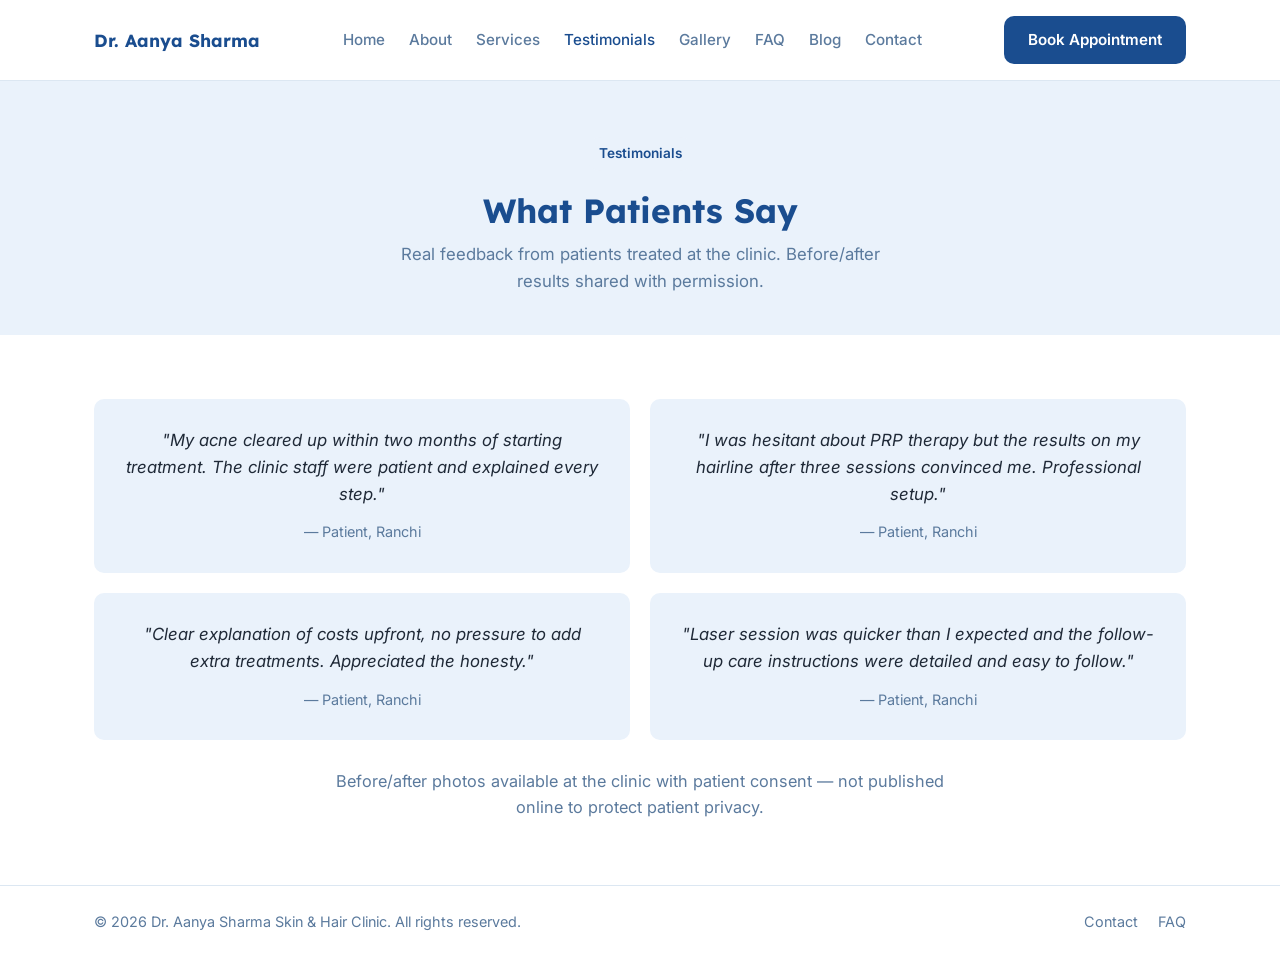
<file: testimonials.html>
<!DOCTYPE html>
<html lang="en">
<head>
<meta charset="UTF-8">
<meta name="viewport" content="width=device-width, initial-scale=1.0">
<title>Testimonials | Dr. Aanya Sharma Skin & Hair Clinic, Ranchi</title>
<link rel="preconnect" href="https://fonts.googleapis.com">
<link href="https://fonts.googleapis.com/css2?family=Lexend:wght@500;600;700&family=Inter:wght@400;500;600&display=swap" rel="stylesheet">
<link rel="stylesheet" href="style.css">
</head>
<body>

<header class="site-header">
  <div class="container header-inner">
    <a href="index.html" class="logo">Dr. Aanya Sharma</a>
    <button class="nav-toggle" aria-label="Toggle menu" aria-expanded="false">
      <span></span><span></span><span></span>
    </button>
    <nav class="nav">
      <a href="index.html">Home</a>
      <a href="about.html">About</a>
      <a href="services.html">Services</a>
      <a href="testimonials.html" class="active">Testimonials</a>
      <a href="gallery.html">Gallery</a>
      <a href="faq.html">FAQ</a>
      <a href="blog.html">Blog</a>
      <a href="contact.html">Contact</a>
    </nav>
    <a href="appointment.html" class="btn btn-primary nav-cta">Book Appointment</a>
  </div>
</header>

<section class="page-hero">
  <div class="container">
    <span class="eyebrow">Testimonials</span>
    <h1>What Patients Say</h1>
    <p class="hero-sub">Real feedback from patients treated at the clinic. Before/after results shared with permission.</p>
  </div>
</section>

<section class="testimonials-section">
  <div class="container testimonial-grid">

    <div class="testimonial-card">
      <p>"My acne cleared up within two months of starting treatment. The clinic staff were patient and explained every step."</p>
      <span class="testimonial-author">— Patient, Ranchi</span>
    </div>

    <div class="testimonial-card">
      <p>"I was hesitant about PRP therapy but the results on my hairline after three sessions convinced me. Professional setup."</p>
      <span class="testimonial-author">— Patient, Ranchi</span>
    </div>

    <div class="testimonial-card">
      <p>"Clear explanation of costs upfront, no pressure to add extra treatments. Appreciated the honesty."</p>
      <span class="testimonial-author">— Patient, Ranchi</span>
    </div>

    <div class="testimonial-card">
      <p>"Laser session was quicker than I expected and the follow-up care instructions were detailed and easy to follow."</p>
      <span class="testimonial-author">— Patient, Ranchi</span>
    </div>

  </div>

  <p class="centered-text" style="margin-top:28px;">Before/after photos available at the clinic with patient consent — not published online to protect patient privacy.</p>
</section>

<footer class="site-footer">
  <div class="container footer-inner">
    <p>&copy; 2026 Dr. Aanya Sharma Skin &amp; Hair Clinic. All rights reserved.</p>
    <div class="footer-links">
      <a href="contact.html">Contact</a>
      <a href="faq.html">FAQ</a>
    </div>
  </div>
</footer>

<script src="main.js"></script>
</body>
</html>
</file>
<file: style.css>
:root {
  --blue-deep: #1A4D8F;
  --blue-tint: #EAF2FB;
  --white: #FFFFFF;
  --text-dark: #1F2937;
  --text-muted: #5B7A9D;
  --border: #DCE7F2;
  --radius: 10px;
  --font-heading: 'Lexend', sans-serif;
  --font-body: 'Inter', sans-serif;
}

* { box-sizing: border-box; margin: 0; padding: 0; }

html, body {
  overflow-x: hidden;
  max-width: 100%;
}

img {
  max-width: 100%;
  height: auto;
  display: block;
}

body {
  font-family: var(--font-body);
  color: var(--text-dark);
  background: var(--white);
  line-height: 1.6;
}

h1, h2, h3 {
  font-family: var(--font-heading);
  color: var(--blue-deep);
  line-height: 1.25;
}

.container {
  max-width: 1140px;
  margin: 0 auto;
  padding: 0 24px;
}

a { text-decoration: none; color: inherit; }

/* Header */
.site-header {
  border-bottom: 1px solid var(--border);
  position: sticky;
  top: 0;
  background: var(--white);
  z-index: 100;
}

.header-inner {
  display: flex;
  align-items: center;
  justify-content: space-between;
  padding: 16px 24px;
}

.logo {
  font-family: var(--font-heading);
  font-weight: 700;
  font-size: 1.1rem;
  color: var(--blue-deep);
}

.nav {
  display: flex;
  gap: 24px;
  font-size: 0.95rem;
  font-weight: 500;
}

.nav a {
  color: var(--text-muted);
  transition: color 0.2s;
}

.nav a:hover,
.nav a.active {
  color: var(--blue-deep);
}

.nav-cta { white-space: nowrap; }

.nav-mobile-book { display: none; }

/* Buttons */
.btn {
  display: inline-flex;
  align-items: center;
  gap: 8px;
  padding: 12px 24px;
  border-radius: var(--radius);
  font-weight: 600;
  font-size: 0.95rem;
  transition: all 0.2s;
}

.btn-primary {
  background: var(--blue-deep);
  color: var(--white);
}

.btn-primary:hover { background: #153f73; }

.btn-outline {
  background: var(--white);
  color: var(--blue-deep);
  border: 1.5px solid var(--blue-deep);
}

.btn-outline:hover { background: var(--blue-tint); }

/* Hero */
.hero { padding: 72px 0; background: var(--white); }

.hero-inner {
  display: flex;
  align-items: center;
  gap: 48px;
}

.hero-text { flex: 1.2; }

.eyebrow {
  display: inline-block;
  font-size: 0.85rem;
  font-weight: 600;
  color: var(--blue-deep);
  background: var(--blue-tint);
  padding: 6px 14px;
  border-radius: 100px;
  margin-bottom: 18px;
}

.hero h1 {
  font-size: 2.4rem;
  margin-bottom: 18px;
}

.hero-sub {
  color: var(--text-muted);
  font-size: 1.05rem;
  max-width: 480px;
  margin-bottom: 28px;
}

.hero-actions { display: flex; gap: 14px; flex-wrap: wrap; }

.hero-visual { flex: 1; display: flex; justify-content: center; }

.hero-icon { width: 100%; max-width: 280px; }

.hero-photo {
  width: 100%;
  max-width: 300px;
  aspect-ratio: 1 / 1;
  object-fit: cover;
  border-radius: 50%;
  background: var(--blue-tint);
}

/* Sections */
section { padding: 64px 0; }

section h2 {
  font-size: 1.7rem;
  margin-bottom: 28px;
  text-align: center;
}

.services-preview { background: var(--blue-tint); }

.service-grid {
  display: grid;
  grid-template-columns: repeat(4, 1fr);
  gap: 20px;
}

.service-card {
  background: var(--white);
  border: 1px solid var(--border);
  border-radius: var(--radius);
  padding: 24px 20px;
  text-align: left;
}

.service-icon {
  color: var(--blue-deep);
  font-size: 1.2rem;
}

.service-card h3 {
  font-size: 1.05rem;
  margin: 10px 0 8px;
}

.service-card p {
  color: var(--text-muted);
  font-size: 0.9rem;
}

.link-arrow {
  display: block;
  margin-top: 28px;
  text-align: center;
  color: var(--blue-deep);
  font-weight: 600;
}

/* Testimonials */
.testimonial-card {
  max-width: 600px;
  margin: 0 auto;
  background: var(--blue-tint);
  border-radius: var(--radius);
  padding: 28px;
  text-align: center;
}

.testimonial-card p {
  font-size: 1.05rem;
  font-style: italic;
  margin-bottom: 12px;
}

.testimonial-author {
  color: var(--text-muted);
  font-size: 0.9rem;
}

/* Location */
.location-inner {
  display: flex;
  gap: 48px;
  align-items: center;
}

.location-inner > div:first-child { flex: 1; }
.map-embed { flex: 1; border-radius: var(--radius); overflow: hidden; }

.location h2 { text-align: left; }
.location p { color: var(--text-muted); margin-bottom: 6px; }

/* Footer */
.site-footer {
  border-top: 1px solid var(--border);
  padding: 24px 0;
}

.footer-inner {
  display: flex;
  justify-content: space-between;
  align-items: center;
  font-size: 0.9rem;
  color: var(--text-muted);
}

.footer-links { display: flex; gap: 20px; }

/* Page hero (sub-pages) */
.page-hero {
  padding: 56px 0 40px;
  background: var(--blue-tint);
  text-align: center;
}

.page-hero h1 { font-size: 2.1rem; margin-bottom: 10px; }
.page-hero .hero-sub { margin: 0 auto; }

/* About grid */
.about-grid-inner {
  display: grid;
  grid-template-columns: repeat(3, 1fr);
  gap: 20px;
}

.about-card {
  border: 1px solid var(--border);
  border-radius: var(--radius);
  padding: 26px 22px;
}

.about-card h3 { font-size: 1.05rem; margin: 10px 0 14px; }

.plain-list {
  list-style: none;
  color: var(--text-muted);
  font-size: 0.92rem;
}

.plain-list li {
  padding: 6px 0;
  border-top: 1px solid var(--border);
}

.plain-list li:first-child { border-top: none; }

/* About statement */
.about-statement { background: var(--white); }
.centered-text {
  max-width: 640px;
  margin: 0 auto;
  text-align: center;
  color: var(--text-muted);
  font-size: 1.02rem;
}

/* CTA strip */
.cta-strip { background: var(--blue-deep); }
.cta-strip-inner { text-align: center; }
.cta-strip h2 { color: var(--white); margin-bottom: 22px; }
.cta-strip .btn-outline { background: var(--white); }

/* Services detail grid */
.service-detail-grid {
  display: grid;
  grid-template-columns: repeat(3, 1fr);
  gap: 20px;
}

/* Contact page */
.contact-grid {
  display: grid;
  grid-template-columns: 1fr 1.2fr;
  gap: 48px;
}

.contact-row {
  display: flex;
  gap: 14px;
  padding: 16px 0;
  border-top: 1px solid var(--border);
}

.contact-row:first-child { border-top: none; }

.contact-row h3 { font-size: 0.95rem; margin-bottom: 4px; }

.contact-row a, .contact-row p {
  color: var(--text-muted);
  font-size: 0.95rem;
}

.contact-row a:hover { color: var(--blue-deep); }

.contact-form-wrap {
  background: var(--blue-tint);
  border-radius: var(--radius);
  padding: 28px;
}

.contact-form-wrap h3 { margin-bottom: 18px; }

.contact-form { display: flex; flex-direction: column; gap: 16px; }

.contact-form label {
  display: flex;
  flex-direction: column;
  gap: 6px;
  font-size: 0.9rem;
  font-weight: 500;
  color: var(--text-dark);
}

.contact-form input,
.contact-form textarea {
  font-family: var(--font-body);
  padding: 10px 12px;
  border: 1px solid var(--border);
  border-radius: 6px;
  font-size: 0.95rem;
  background: var(--white);
}

.contact-form input:focus,
.contact-form textarea:focus {
  outline: 2px solid var(--blue-deep);
  outline-offset: 1px;
}

/* Appointment page */
.appointment-wrap {
  display: grid;
  grid-template-columns: 1.2fr 1fr;
  gap: 40px;
  align-items: start;
}

.appointment-form {
  background: var(--blue-tint);
  border-radius: var(--radius);
  padding: 28px;
}

.appointment-alt {
  border: 1px solid var(--border);
  border-radius: var(--radius);
  padding: 28px;
}

.appointment-alt h3 { font-size: 1.05rem; margin-bottom: 10px; }
.appointment-alt p { color: var(--text-muted); font-size: 0.92rem; margin-bottom: 18px; }

/* Booking page */
.booking-section { padding-top: 0; }

/* Mobile nav toggle */
.nav-toggle {
  display: none;
  flex-direction: column;
  justify-content: center;
  gap: 5px;
  background: none;
  border: none;
  cursor: pointer;
  padding: 6px;
}

.nav-toggle span {
  width: 22px;
  height: 2px;
  background: var(--blue-deep);
  border-radius: 2px;
}

/* FAQ */
.faq-list { max-width: 700px; margin: 0 auto; }

.faq-item {
  border-bottom: 1px solid var(--border);
  padding: 16px 0;
}

.faq-item summary {
  font-family: var(--font-heading);
  font-weight: 600;
  color: var(--blue-deep);
  cursor: pointer;
  font-size: 1rem;
}

.faq-item p {
  color: var(--text-muted);
  margin-top: 10px;
  font-size: 0.95rem;
}

/* Testimonials page grid */
.testimonial-grid {
  display: grid;
  grid-template-columns: repeat(2, 1fr);
  gap: 20px;
}

.testimonial-grid .testimonial-card { margin: 0; }

/* Gallery */
.gallery-grid {
  display: grid;
  grid-template-columns: repeat(3, 1fr);
  gap: 16px;
}

.gallery-slot {
  aspect-ratio: 4/3;
  background: var(--blue-tint);
  border: 1px dashed var(--blue-deep);
  border-radius: var(--radius);
  display: flex;
  align-items: center;
  justify-content: center;
  color: var(--text-muted);
  font-size: 0.9rem;
}

/* Blog */
.blog-grid {
  display: grid;
  grid-template-columns: repeat(3, 1fr);
  gap: 20px;
}

.blog-card {
  border: 1px solid var(--border);
  border-radius: var(--radius);
  padding: 24px 20px;
}

.blog-card h3 { font-size: 1.05rem; margin: 10px 0 8px; }
.blog-card p { color: var(--text-muted); font-size: 0.9rem; margin-bottom: 12px; }

.blog-meta {
  display: inline-block;
  font-size: 0.78rem;
  font-weight: 600;
  color: var(--blue-deep);
  background: var(--blue-tint);
  padding: 4px 10px;
  border-radius: 100px;
}

/* Responsive */
@media (max-width: 900px) {
  .nav-cta { display: none; }
  .nav-toggle { display: flex; flex-shrink: 0; z-index: 200; }
  .header-inner { position: relative; }

  .nav {
    display: flex;
    flex-direction: column;
    gap: 2px;
    position: fixed;
    top: 0;
    right: -260px;
    width: 240px;
    height: 100vh;
    background: var(--white);
    border-left: 1px solid var(--border);
    padding: 80px 20px 24px;
    transition: right 0.25s ease;
    z-index: 150;
    box-shadow: -6px 0 20px rgba(0,0,0,0.08);
    overflow-y: auto;
  }

  .nav.open { right: 0; }

  .nav a {
    padding: 11px 6px;
    font-size: 0.92rem;
    border-bottom: 1px solid var(--border);
  }

  .nav-mobile-book {
    display: block;
    margin-top: 14px;
    background: var(--blue-deep);
    color: var(--white) !important;
    text-align: center;
    border-radius: 8px;
    padding: 11px;
    font-weight: 600;
    border-bottom: none !important;
  }

  .nav-backdrop {
    display: none;
    position: fixed;
    inset: 0;
    background: rgba(15, 30, 50, 0.35);
    z-index: 90;
  }

  .nav-backdrop.open { display: block; }

  .hero-inner { flex-direction: column; }
  .hero h1 { font-size: 1.7rem; }
  .hero-sub { font-size: 0.95rem; }
  .service-grid { grid-template-columns: repeat(2, 1fr); }
  .location-inner { flex-direction: column; }
  .about-grid-inner { grid-template-columns: 1fr; }
  .service-detail-grid { grid-template-columns: 1fr; }
  .contact-grid { grid-template-columns: 1fr; }
  .appointment-wrap { grid-template-columns: 1fr; }
  .testimonial-grid { grid-template-columns: 1fr; }
  .gallery-grid { grid-template-columns: repeat(2, 1fr); }
  .blog-grid { grid-template-columns: 1fr; }

  section { padding: 44px 0; }
  section h2 { font-size: 1.35rem; }
  .page-hero { padding: 40px 0 28px; }
  .page-hero h1 { font-size: 1.6rem; }

  .appointment-form, .appointment-alt, .contact-form-wrap {
    padding: 18px;
  }

  .service-card, .about-card, .blog-card {
    padding: 18px 16px;
  }

  .btn {
    padding: 10px 18px;
    font-size: 0.9rem;
  }

  .contact-form input, .contact-form textarea {
    font-size: 0.9rem;
  }
}

@media (max-width: 480px) {
  .service-grid { grid-template-columns: 1fr; }
  .hero h1 { font-size: 1.5rem; }
  .logo { font-size: 0.98rem; }
}
</file>
